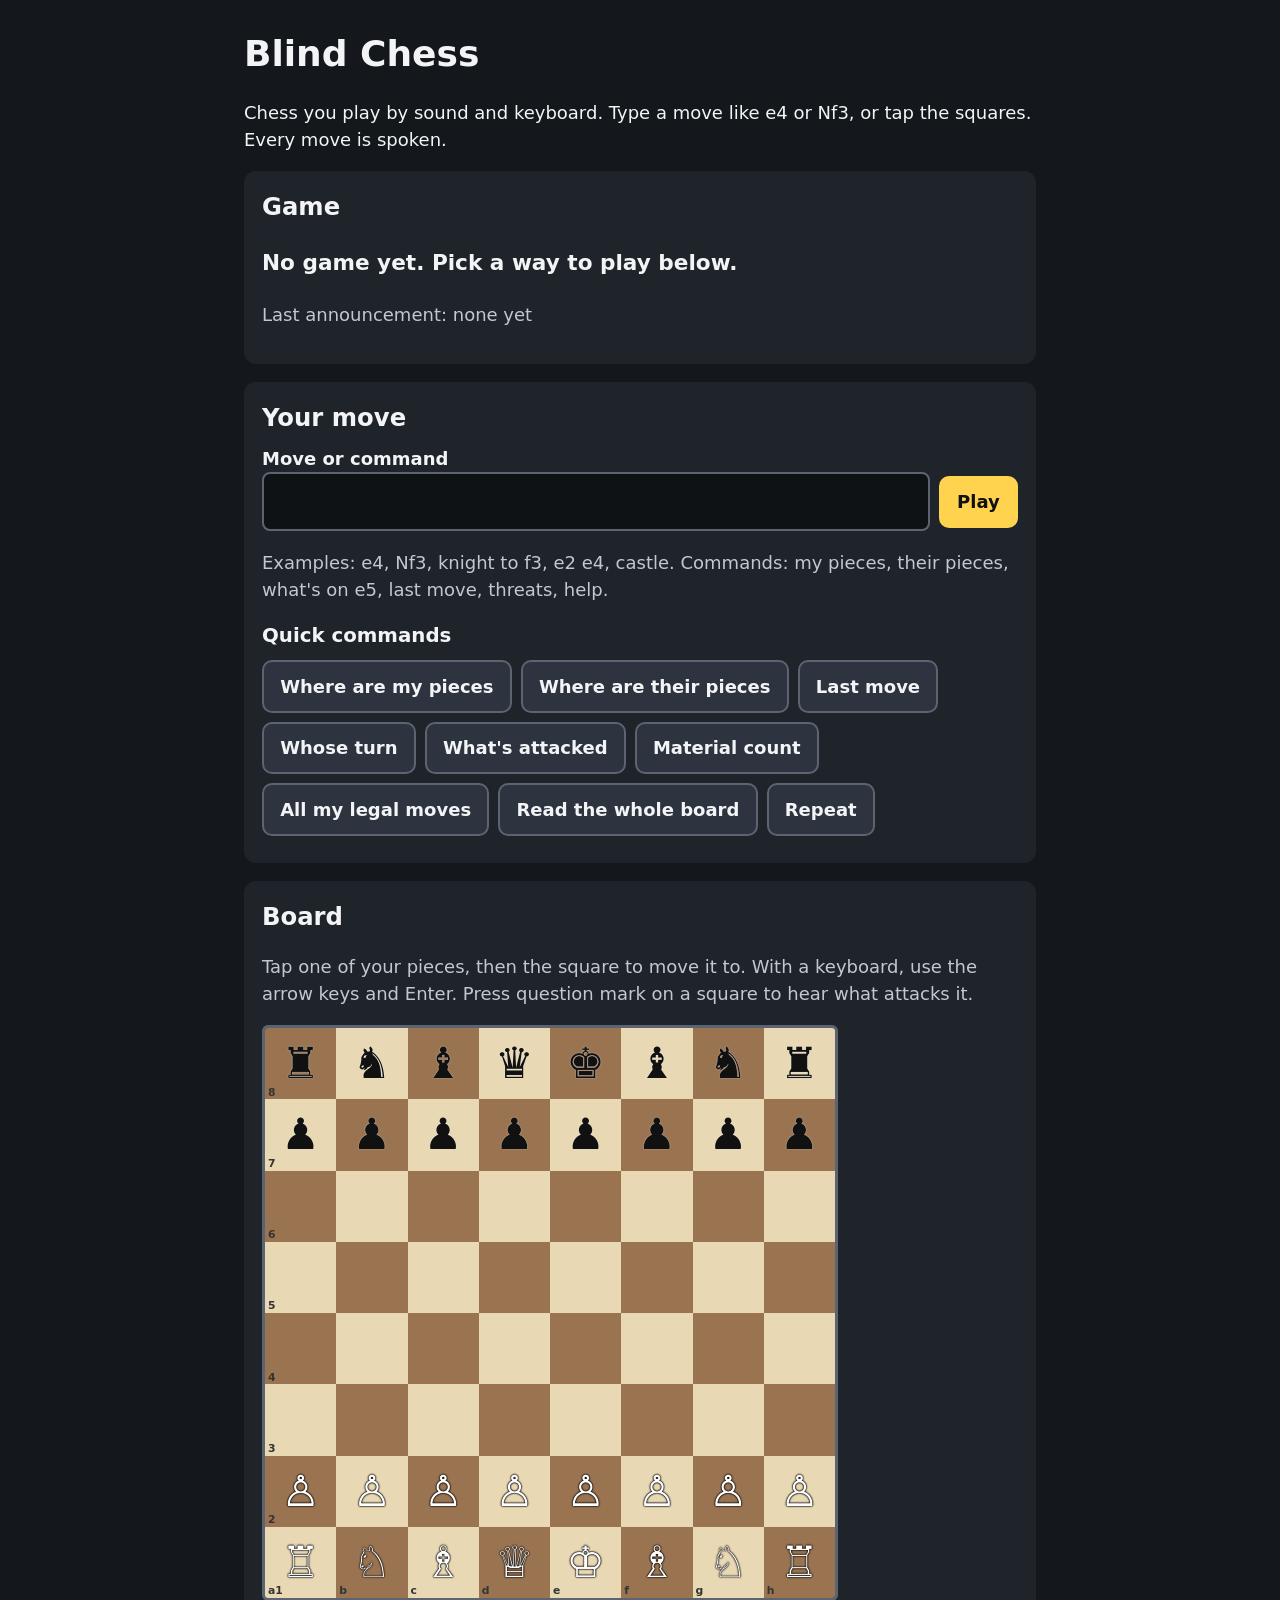
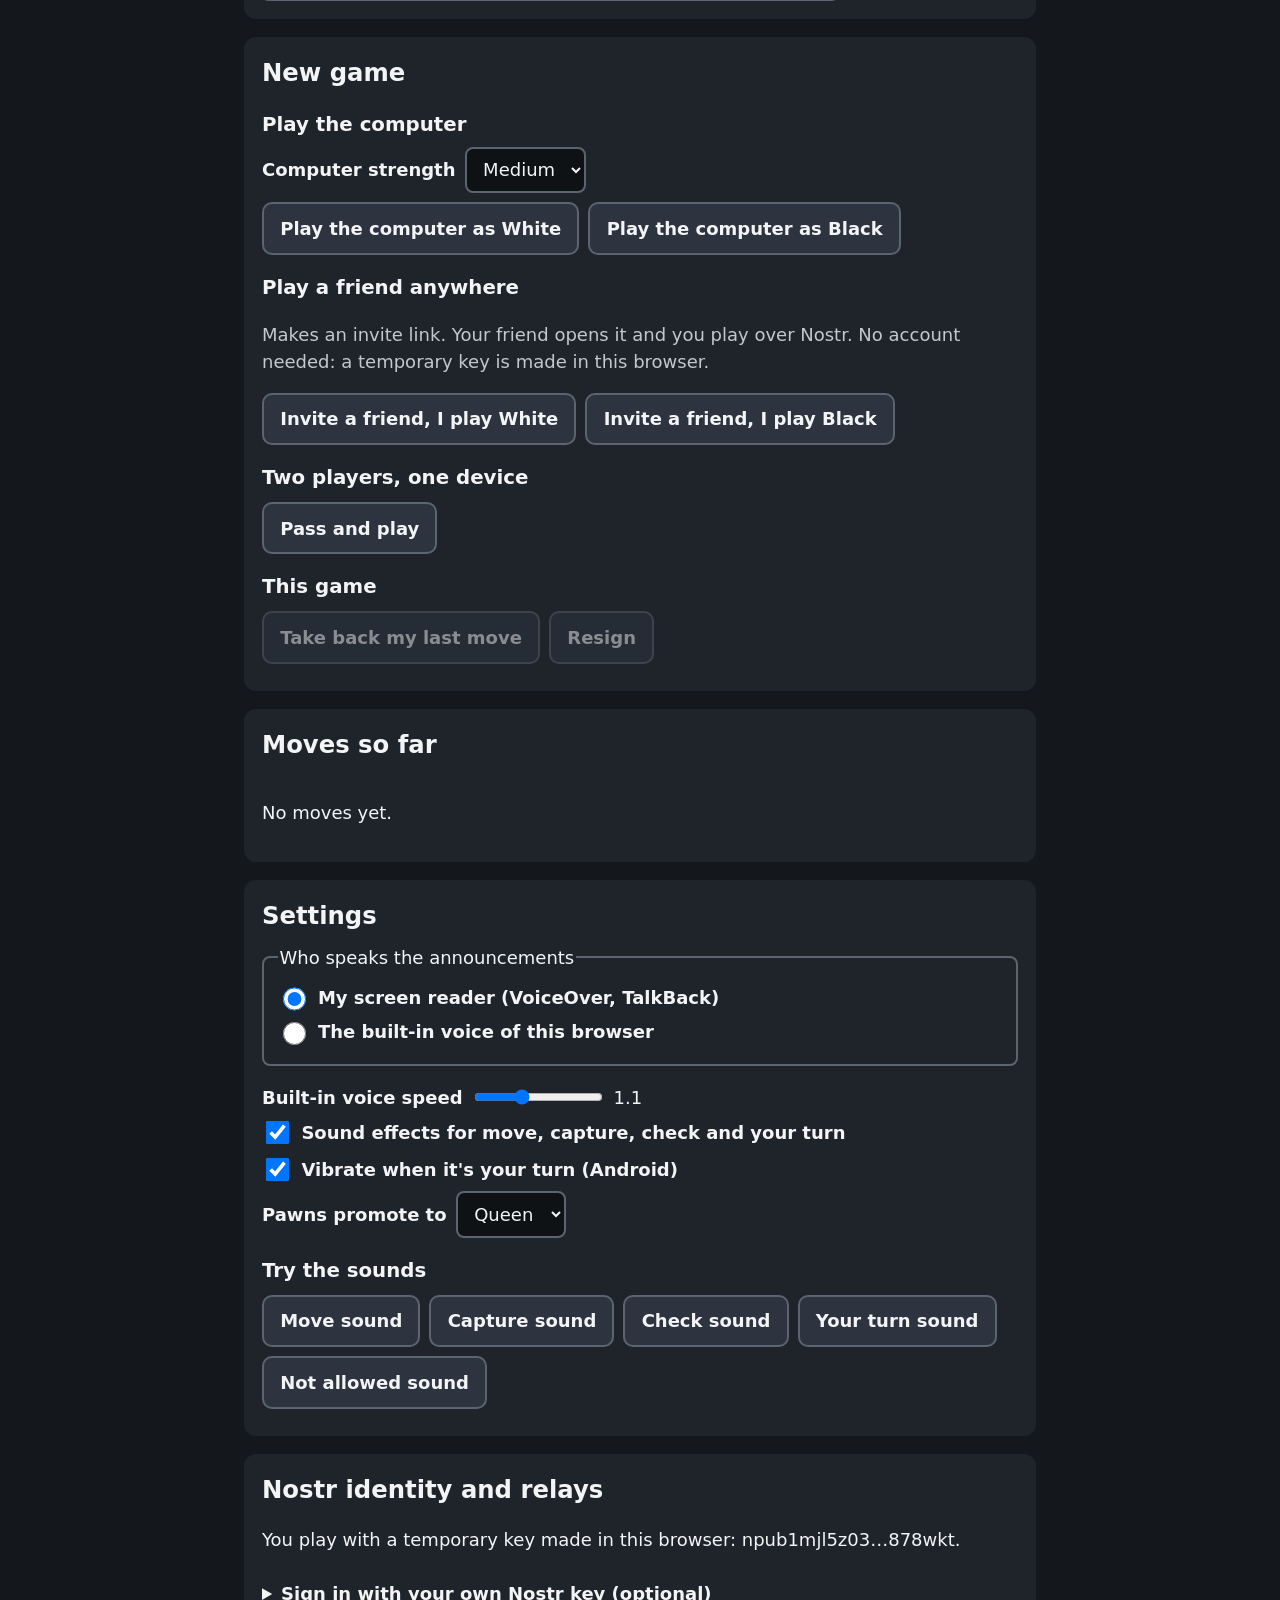
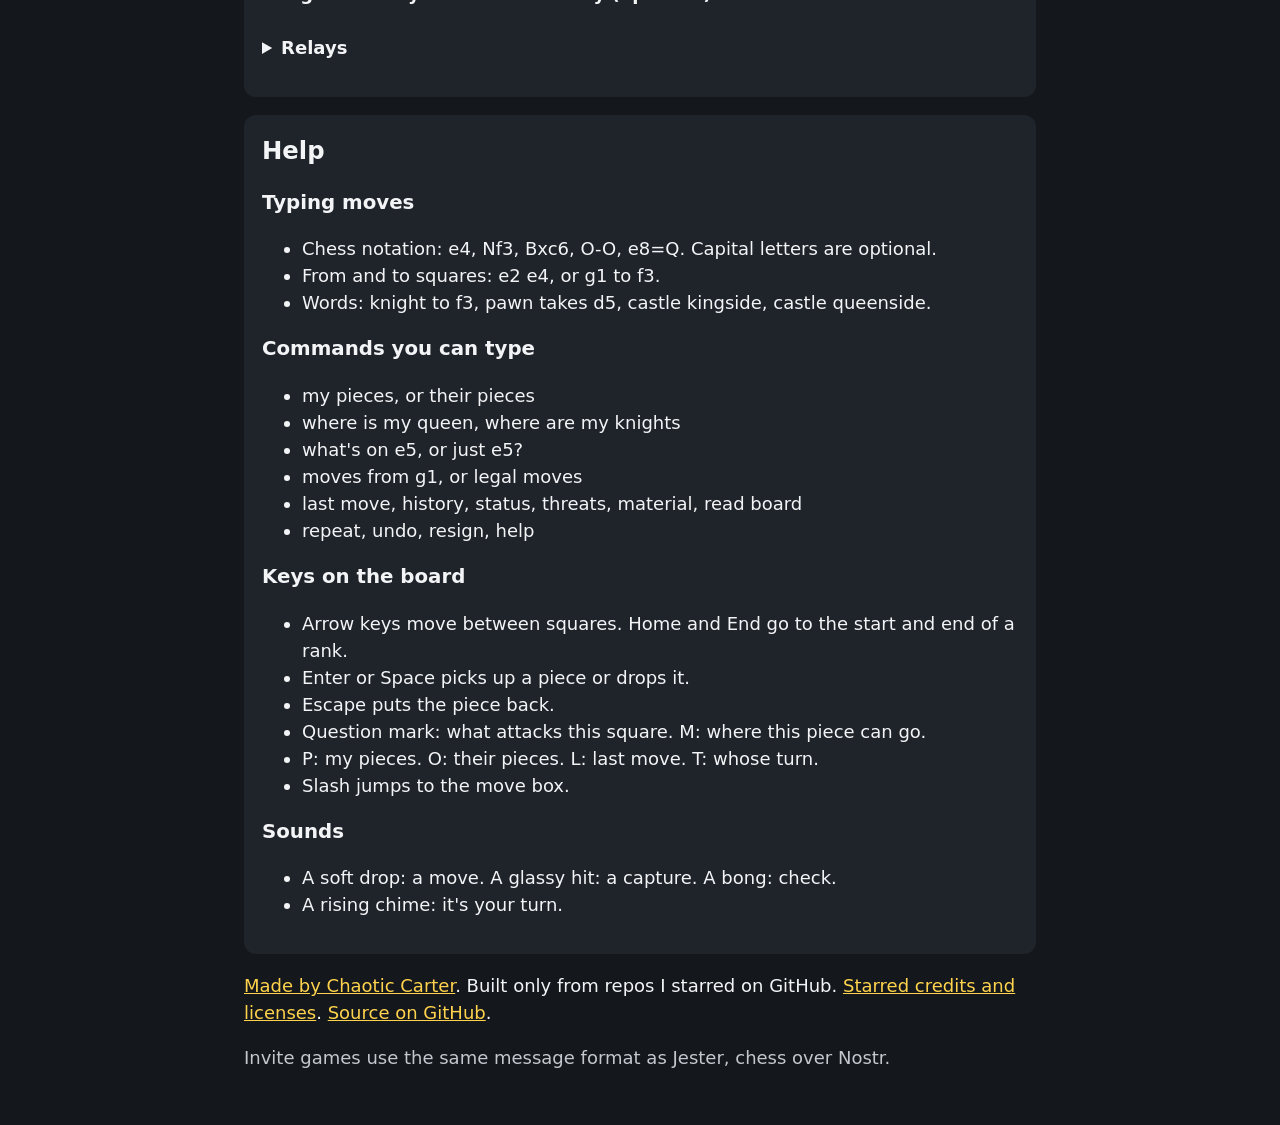
<file: index.html>
<!doctype html>
<html lang="en-US">
<head>
<meta charset="utf-8">
<meta name="viewport" content="width=device-width, initial-scale=1">
<title>Blind Chess: chess by sound and keyboard</title>
<meta name="description" content="Chess you play entirely by sound and keyboard. Play the computer, a friend on the same device, or a friend anywhere over Nostr with just a link.">
<meta name="theme-color" content="#1b1f24">
<meta property="og:title" content="Blind Chess">
<meta property="og:description" content="Chess you play by sound and keyboard. Works with VoiceOver. Invite a friend with a link, no account.">
<link rel="stylesheet" href="css/style.css">
</head>
<body>
<a class="skip" href="#move-form-heading">Skip to move entry</a>
<header>
  <h1>Blind Chess</h1>
  <p>Chess you play by sound and keyboard. Type a move like e4 or Nf3, or tap the squares. Every move is spoken.</p>
</header>

<main id="main">
  <section aria-labelledby="status-heading" class="card">
    <h2 id="status-heading">Game</h2>
    <p id="status" class="status">No game yet. Pick a way to play below.</p>
    <p class="last-said">Last announcement: <span id="last-said">none yet</span></p>
  </section>

  <section aria-labelledby="move-form-heading" class="card" id="move-section">
    <h2 id="move-form-heading">Your move</h2>
    <form id="move-form" autocomplete="off">
      <label for="move-input">Move or command</label>
      <div class="row">
        <input id="move-input" name="move" type="text" inputmode="text" autocapitalize="off" autocorrect="off" spellcheck="false" enterkeyhint="send">
        <button type="submit" id="move-submit">Play</button>
      </div>
      <p id="move-hint" class="hint">Examples: e4, Nf3, knight to f3, e2 e4, castle. Commands: my pieces, their pieces, what's on e5, last move, threats, help.</p>
    </form>
    <h3 id="quick-heading">Quick commands</h3>
    <div class="buttons" role="group" aria-labelledby="quick-heading">
      <button type="button" data-cmd="my pieces">Where are my pieces</button>
      <button type="button" data-cmd="their pieces">Where are their pieces</button>
      <button type="button" data-cmd="last move">Last move</button>
      <button type="button" data-cmd="status">Whose turn</button>
      <button type="button" data-cmd="threats">What's attacked</button>
      <button type="button" data-cmd="material">Material count</button>
      <button type="button" data-cmd="legal moves">All my legal moves</button>
      <button type="button" data-cmd="read board">Read the whole board</button>
      <button type="button" data-cmd="repeat">Repeat</button>
    </div>
  </section>

  <section aria-labelledby="board-heading" class="card">
    <h2 id="board-heading">Board</h2>
    <p class="hint" id="board-hint">Tap one of your pieces, then the square to move it to. With a keyboard, use the arrow keys and Enter. Press question mark on a square to hear what attacks it.</p>
    <div id="board" class="board" role="group" aria-label="Chess board"></div>
  </section>

  <section aria-labelledby="play-heading" class="card">
    <h2 id="play-heading">New game</h2>
    <h3>Play the computer</h3>
    <div class="row wrap">
      <label for="level">Computer strength</label>
      <select id="level">
        <option value="1">Easy</option>
        <option value="2" selected>Medium</option>
        <option value="3">Hard</option>
      </select>
    </div>
    <div class="buttons">
      <button type="button" id="solo-white">Play the computer as White</button>
      <button type="button" id="solo-black">Play the computer as Black</button>
    </div>
    <h3>Play a friend anywhere</h3>
    <p class="hint">Makes an invite link. Your friend opens it and you play over Nostr. No account needed: a temporary key is made in this browser.</p>
    <div class="buttons">
      <button type="button" id="nostr-white">Invite a friend, I play White</button>
      <button type="button" id="nostr-black">Invite a friend, I play Black</button>
    </div>
    <div id="invite" class="invite" hidden>
      <label for="invite-link">Invite link</label>
      <input id="invite-link" type="text" readonly>
      <div class="buttons">
        <button type="button" id="copy-link">Copy invite link</button>
        <button type="button" id="share-link">Share invite link</button>
      </div>
    </div>
    <h3>Two players, one device</h3>
    <div class="buttons">
      <button type="button" id="local-game">Pass and play</button>
    </div>
    <h3>This game</h3>
    <div class="buttons">
      <button type="button" id="undo">Take back my last move</button>
      <button type="button" id="resign">Resign</button>
    </div>
  </section>

  <section aria-labelledby="history-heading" class="card">
    <h2 id="history-heading">Moves so far</h2>
    <ol id="history" class="history"></ol>
    <p id="history-empty">No moves yet.</p>
  </section>

  <section aria-labelledby="settings-heading" class="card">
    <h2 id="settings-heading">Settings</h2>
    <fieldset>
      <legend>Who speaks the announcements</legend>
      <div class="radio"><input type="radio" name="voice" id="voice-sr" value="sr" checked><label for="voice-sr">My screen reader (VoiceOver, TalkBack)</label></div>
      <div class="radio"><input type="radio" name="voice" id="voice-tts" value="tts"><label for="voice-tts">The built-in voice of this browser</label></div>
    </fieldset>
    <div class="row wrap" id="rate-row">
      <label for="rate">Built-in voice speed</label>
      <input type="range" id="rate" min="0.6" max="2" step="0.1" value="1.1">
      <output id="rate-out" for="rate">1.1</output>
    </div>
    <div class="check"><input type="checkbox" id="sounds" checked><label for="sounds">Sound effects for move, capture, check and your turn</label></div>
    <div class="check"><input type="checkbox" id="haptics" checked><label for="haptics">Vibrate when it's your turn (Android)</label></div>
    <div class="row wrap">
      <label for="promote">Pawns promote to</label>
      <select id="promote">
        <option value="q">Queen</option><option value="r">Rook</option><option value="b">Bishop</option><option value="n">Knight</option>
      </select>
    </div>
    <h3>Try the sounds</h3>
    <div class="buttons">
      <button type="button" data-sound="move">Move sound</button>
      <button type="button" data-sound="capture">Capture sound</button>
      <button type="button" data-sound="check">Check sound</button>
      <button type="button" data-sound="turn">Your turn sound</button>
      <button type="button" data-sound="error">Not allowed sound</button>
    </div>
  </section>

  <section aria-labelledby="nostr-heading" class="card">
    <h2 id="nostr-heading">Nostr identity and relays</h2>
    <p id="identity">You play with a temporary key made in this browser.</p>
    <details>
      <summary>Sign in with your own Nostr key (optional)</summary>
      <div class="buttons">
        <button type="button" id="use-extension">Use my Nostr signer extension</button>
        <button type="button" id="use-temp">Go back to the temporary key</button>
      </div>
      <label for="nsec">Or paste an nsec private key. It stays in this tab only and is never saved.</label>
      <div class="row">
        <input id="nsec" type="password" autocomplete="off" spellcheck="false">
        <button type="button" id="use-nsec">Use this key</button>
      </div>
    </details>
    <details>
      <summary>Relays</summary>
      <label for="relays">Relays, one per line</label>
      <textarea id="relays" rows="5" spellcheck="false"></textarea>
      <div class="buttons"><button type="button" id="save-relays">Save relays</button></div>
    </details>
  </section>

  <section aria-labelledby="help-heading" class="card">
    <h2 id="help-heading">Help</h2>
    <h3>Typing moves</h3>
    <ul>
      <li>Chess notation: e4, Nf3, Bxc6, O-O, e8=Q. Capital letters are optional.</li>
      <li>From and to squares: e2 e4, or g1 to f3.</li>
      <li>Words: knight to f3, pawn takes d5, castle kingside, castle queenside.</li>
    </ul>
    <h3>Commands you can type</h3>
    <ul>
      <li>my pieces, or their pieces</li>
      <li>where is my queen, where are my knights</li>
      <li>what's on e5, or just e5?</li>
      <li>moves from g1, or legal moves</li>
      <li>last move, history, status, threats, material, read board</li>
      <li>repeat, undo, resign, help</li>
    </ul>
    <h3>Keys on the board</h3>
    <ul>
      <li>Arrow keys move between squares. Home and End go to the start and end of a rank.</li>
      <li>Enter or Space picks up a piece or drops it.</li>
      <li>Escape puts the piece back.</li>
      <li>Question mark: what attacks this square. M: where this piece can go.</li>
      <li>P: my pieces. O: their pieces. L: last move. T: whose turn.</li>
      <li>Slash jumps to the move box.</li>
    </ul>
    <h3>Sounds</h3>
    <ul>
      <li>A soft drop: a move. A glassy hit: a capture. A bong: check.</li>
      <li>A rising chime: it's your turn.</li>
    </ul>
  </section>
</main>

<footer>
  <p><a href="https://2three1y.github.io/">Made by Chaotic Carter</a>. Built only from repos I starred on GitHub. <a href="credits.html">Starred credits and licenses</a>. <a href="https://github.com/2three1y/blindchess">Source on GitHub</a>.</p>
  <p class="hint">Invite games use the same message format as Jester, chess over Nostr.</p>
</footer>

<div id="announcer" class="visually-hidden" aria-live="polite" aria-atomic="false" aria-relevant="additions"></div>
<script src="js/vendor/nostr.bundle.js"></script>
<script type="module" src="js/app.js"></script>
</body>
</html>
</file>
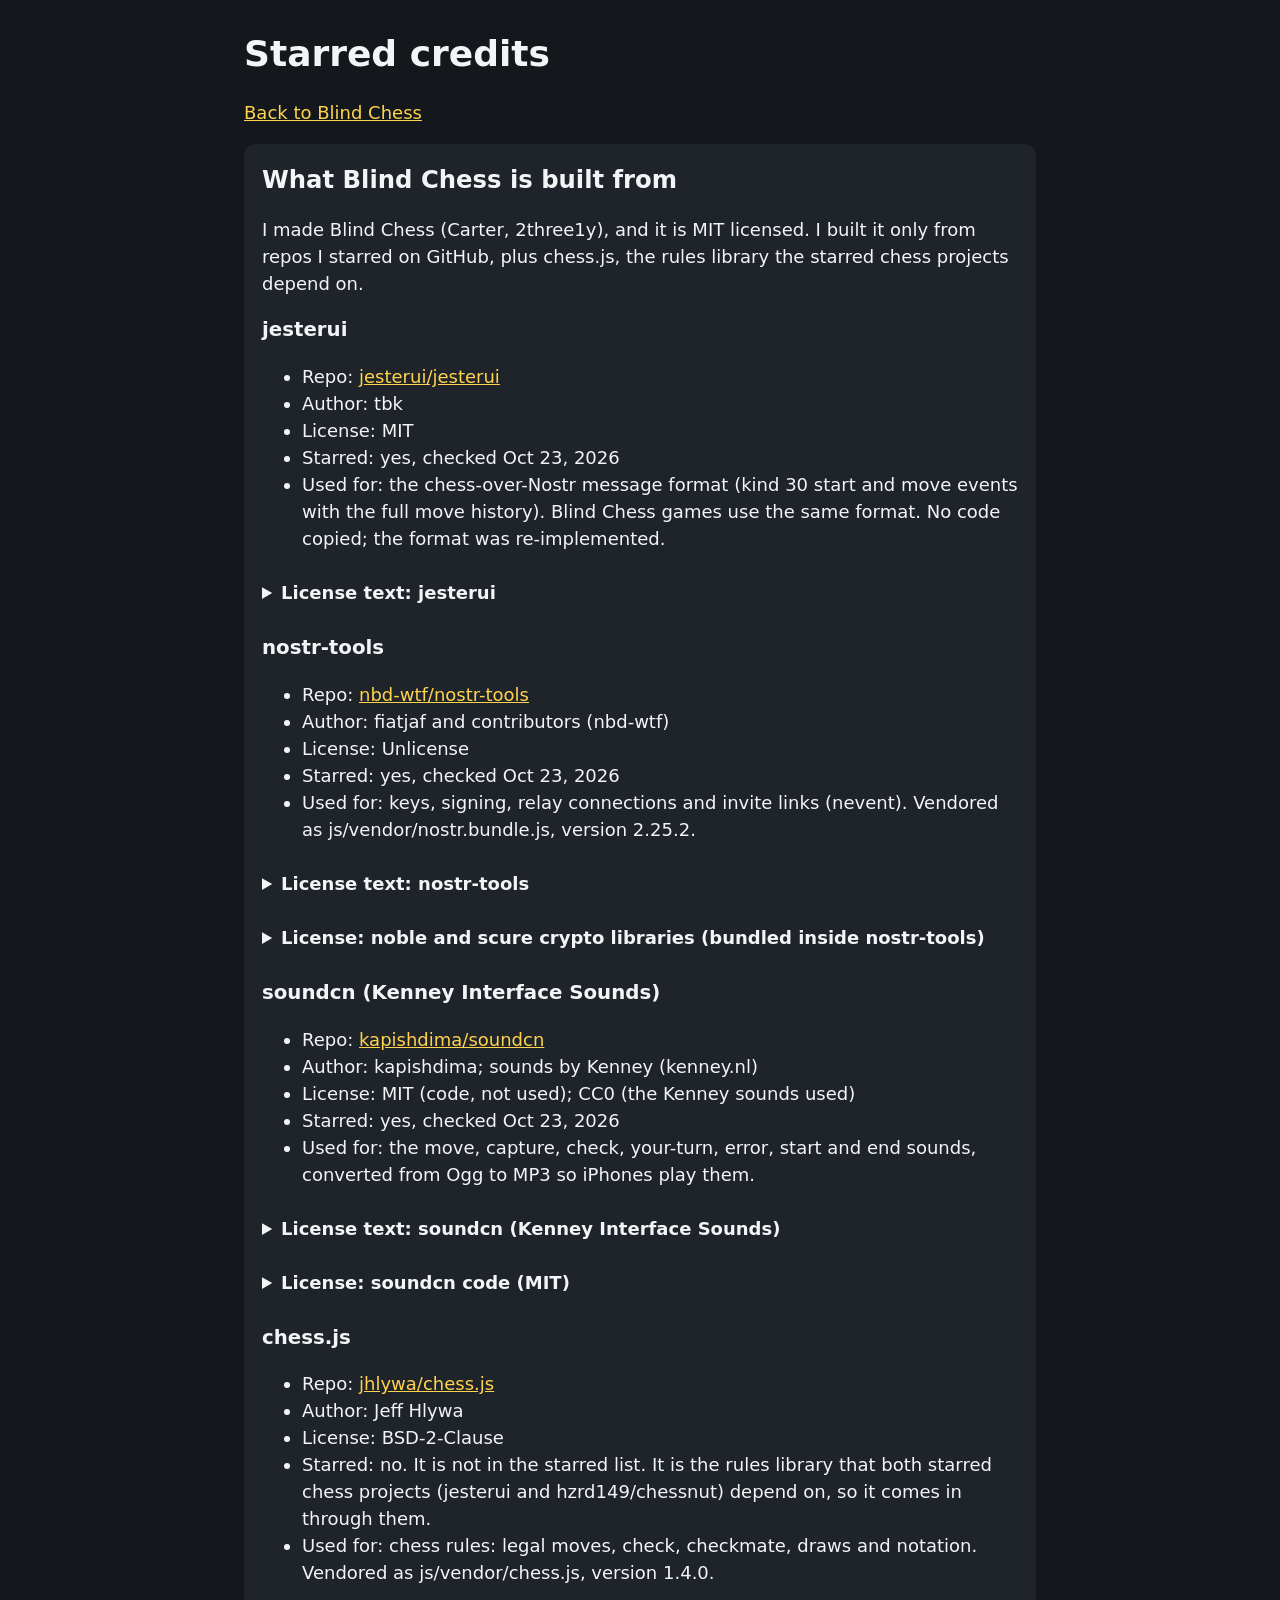
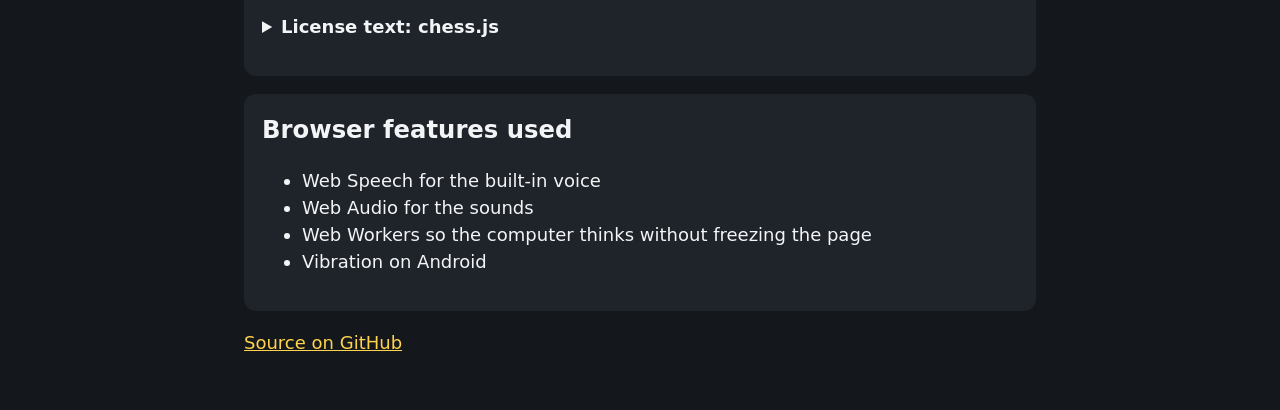
<file: credits.html>
<!doctype html>
<html lang="en-US">
<head>
<meta charset="utf-8">
<meta name="viewport" content="width=device-width, initial-scale=1">
<title>Starred credits: Blind Chess</title>
<link rel="stylesheet" href="css/style.css">
</head>
<body>
<header><h1>Starred credits</h1>
<p><a href="./">Back to Blind Chess</a></p></header>
<main>
<section class="card" aria-labelledby="about-credits">
<h2 id="about-credits">What Blind Chess is built from</h2>
<p>I made Blind Chess (Carter, 2three1y), and it is MIT licensed. I built it only from repos I starred on GitHub, plus chess.js, the rules library the starred chess projects depend on.</p>
<section aria-labelledby="h-jesterui">
<h3 id="h-jesterui">jesterui</h3>
<ul>
<li>Repo: <a href="https://github.com/jesterui/jesterui">jesterui/jesterui</a></li>
<li>Author: tbk</li>
<li>License: MIT</li>
<li>Starred: yes, checked Oct 23, 2026</li>
<li>Used for: the chess-over-Nostr message format (kind 30 start and move events with the full move history). Blind Chess games use the same format. No code copied; the format was re-implemented.</li>
</ul>
<details><summary>License text: jesterui</summary><pre>MIT License

Copyright (c) 2022 tbk

Permission is hereby granted, free of charge, to any person obtaining a copy
of this software and associated documentation files (the &quot;Software&quot;), to deal
in the Software without restriction, including without limitation the rights
to use, copy, modify, merge, publish, distribute, sublicense, and/or sell
copies of the Software, and to permit persons to whom the Software is
furnished to do so, subject to the following conditions:

The above copyright notice and this permission notice shall be included in all
copies or substantial portions of the Software.

THE SOFTWARE IS PROVIDED &quot;AS IS&quot;, WITHOUT WARRANTY OF ANY KIND, EXPRESS OR
IMPLIED, INCLUDING BUT NOT LIMITED TO THE WARRANTIES OF MERCHANTABILITY,
FITNESS FOR A PARTICULAR PURPOSE AND NONINFRINGEMENT. IN NO EVENT SHALL THE
AUTHORS OR COPYRIGHT HOLDERS BE LIABLE FOR ANY CLAIM, DAMAGES OR OTHER
LIABILITY, WHETHER IN AN ACTION OF CONTRACT, TORT OR OTHERWISE, ARISING FROM,
OUT OF OR IN CONNECTION WITH THE SOFTWARE OR THE USE OR OTHER DEALINGS IN THE
SOFTWARE.</pre></details>

</section><section aria-labelledby="h-nostrtools">
<h3 id="h-nostrtools">nostr-tools</h3>
<ul>
<li>Repo: <a href="https://github.com/nbd-wtf/nostr-tools">nbd-wtf/nostr-tools</a></li>
<li>Author: fiatjaf and contributors (nbd-wtf)</li>
<li>License: Unlicense</li>
<li>Starred: yes, checked Oct 23, 2026</li>
<li>Used for: keys, signing, relay connections and invite links (nevent). Vendored as js/vendor/nostr.bundle.js, version 2.25.2.</li>
</ul>
<details><summary>License text: nostr-tools</summary><pre>This is free and unencumbered software released into the public domain.

Anyone is free to copy, modify, publish, use, compile, sell, or
distribute this software, either in source code form or as a compiled
binary, for any purpose, commercial or non-commercial, and by any
means.

In jurisdictions that recognize copyright laws, the author or authors
of this software dedicate any and all copyright interest in the
software to the public domain. We make this dedication for the benefit
of the public at large and to the detriment of our heirs and
successors. We intend this dedication to be an overt act of
relinquishment in perpetuity of all present and future rights to this
software under copyright law.

THE SOFTWARE IS PROVIDED &quot;AS IS&quot;, WITHOUT WARRANTY OF ANY KIND,
EXPRESS OR IMPLIED, INCLUDING BUT NOT LIMITED TO THE WARRANTIES OF
MERCHANTABILITY, FITNESS FOR A PARTICULAR PURPOSE AND NONINFRINGEMENT.
IN NO EVENT SHALL THE AUTHORS BE LIABLE FOR ANY CLAIM, DAMAGES OR
OTHER LIABILITY, WHETHER IN AN ACTION OF CONTRACT, TORT OR OTHERWISE,
ARISING FROM, OUT OF OR IN CONNECTION WITH THE SOFTWARE OR THE USE OR
OTHER DEALINGS IN THE SOFTWARE.

For more information, please refer to &lt;https://unlicense.org&gt;</pre></details>
<details><summary>License: noble and scure crypto libraries (bundled inside nostr-tools)</summary><pre>The MIT License (MIT)

Copyright (c) Paul Miller (https://paulmillr.com)

Permission is hereby granted, free of charge, to any person obtaining a copy
of this software and associated documentation files (the &quot;Software&quot;), to deal
in the Software without restriction, including without limitation the rights
to use, copy, modify, merge, publish, distribute, sublicense, and/or sell
copies of the Software, and to permit persons to whom the Software is
furnished to do so, subject to the following conditions:

The above copyright notice and this permission notice shall be included in
all copies or substantial portions of the Software.

THE SOFTWARE IS PROVIDED &quot;AS IS&quot;, WITHOUT WARRANTY OF ANY KIND, EXPRESS OR
IMPLIED, INCLUDING BUT NOT LIMITED TO THE WARRANTIES OF MERCHANTABILITY,
FITNESS FOR A PARTICULAR PURPOSE AND NONINFRINGEMENT. IN NO EVENT SHALL THE
AUTHORS OR COPYRIGHT HOLDERS BE LIABLE FOR ANY CLAIM, DAMAGES OR OTHER
LIABILITY, WHETHER IN AN ACTION OF CONTRACT, TORT OR OTHERWISE, ARISING FROM,
OUT OF OR IN CONNECTION WITH THE SOFTWARE OR THE USE OR OTHER DEALINGS IN
THE SOFTWARE.
</pre></details>
</section><section aria-labelledby="h-soundcnkenneyinterfacesounds">
<h3 id="h-soundcnkenneyinterfacesounds">soundcn (Kenney Interface Sounds)</h3>
<ul>
<li>Repo: <a href="https://github.com/kapishdima/soundcn">kapishdima/soundcn</a></li>
<li>Author: kapishdima; sounds by Kenney (kenney.nl)</li>
<li>License: MIT (code, not used); CC0 (the Kenney sounds used)</li>
<li>Starred: yes, checked Oct 23, 2026</li>
<li>Used for: the move, capture, check, your-turn, error, start and end sounds, converted from Ogg to MP3 so iPhones play them.</li>
</ul>
<details><summary>License text: soundcn (Kenney Interface Sounds)</summary><pre>	

	Interface Sounds (1.0)

	Created/distributed by Kenney (www.kenney.nl)
	Creation date: 11-02-2020

			------------------------------

	License: (Creative Commons Zero, CC0)
	http://creativecommons.org/publicdomain/zero/1.0/

	This content is free to use in personal, educational and commercial projects.

	Support us by crediting Kenney or www.kenney.nl (this is not mandatory)

			------------------------------

	Donate:   http://support.kenney.nl
	Patreon:  http://patreon.com/kenney/

	Follow on Twitter for updates:
	http://twitter.com/KenneyNL</pre></details>
<details><summary>License: soundcn code (MIT)</summary><pre>MIT License

Copyright (c) 2026 KapishDima

Permission is hereby granted, free of charge, to any person obtaining a copy
of this software and associated documentation files (the &quot;Software&quot;), to deal
in the Software without restriction, including without limitation the rights
to use, copy, modify, merge, publish, distribute, sublicense, and/or sell
copies of the Software, and to permit persons to whom the Software is
furnished to do so, subject to the following conditions:

The above copyright notice and this permission notice shall be included in all
copies or substantial portions of the Software.

THE SOFTWARE IS PROVIDED &quot;AS IS&quot;, WITHOUT WARRANTY OF ANY KIND, EXPRESS OR
IMPLIED, INCLUDING BUT NOT LIMITED TO THE WARRANTIES OF MERCHANTABILITY,
FITNESS FOR A PARTICULAR PURPOSE AND NONINFRINGEMENT. IN NO EVENT SHALL THE
AUTHORS OR COPYRIGHT HOLDERS BE LIABLE FOR ANY CLAIM, DAMAGES OR OTHER
LIABILITY, WHETHER IN AN ACTION OF CONTRACT, TORT OR OTHERWISE, ARISING FROM,
OUT OF OR IN CONNECTION WITH THE SOFTWARE OR THE USE OR OTHER DEALINGS IN THE
SOFTWARE.
</pre></details>
</section><section aria-labelledby="h-chessjs">
<h3 id="h-chessjs">chess.js</h3>
<ul>
<li>Repo: <a href="https://github.com/jhlywa/chess.js">jhlywa/chess.js</a></li>
<li>Author: Jeff Hlywa</li>
<li>License: BSD-2-Clause</li>
<li>Starred: no. It is not in the starred list. It is the rules library that both starred chess projects (jesterui and hzrd149/chessnut) depend on, so it comes in through them.</li>
<li>Used for: chess rules: legal moves, check, checkmate, draws and notation. Vendored as js/vendor/chess.js, version 1.4.0.</li>
</ul>
<details><summary>License text: chess.js</summary><pre>Copyright (c) 2025, Jeff Hlywa (jhlywa@gmail.com)
All rights reserved.

Redistribution and use in source and binary forms, with or without
modification, are permitted provided that the following conditions are met:

1. Redistributions of source code must retain the above copyright notice,
   this list of conditions and the following disclaimer.
2. Redistributions in binary form must reproduce the above copyright notice,
   this list of conditions and the following disclaimer in the documentation
   and/or other materials provided with the distribution.

THIS SOFTWARE IS PROVIDED BY THE COPYRIGHT HOLDERS AND CONTRIBUTORS &quot;AS IS&quot;
AND ANY EXPRESS OR IMPLIED WARRANTIES, INCLUDING, BUT NOT LIMITED TO, THE
IMPLIED WARRANTIES OF MERCHANTABILITY AND FITNESS FOR A PARTICULAR PURPOSE
ARE DISCLAIMED. IN NO EVENT SHALL THE COPYRIGHT OWNER OR CONTRIBUTORS BE
LIABLE FOR ANY DIRECT, INDIRECT, INCIDENTAL, SPECIAL, EXEMPLARY, OR
CONSEQUENTIAL DAMAGES (INCLUDING, BUT NOT LIMITED TO, PROCUREMENT OF
SUBSTITUTE GOODS OR SERVICES; LOSS OF USE, DATA, OR PROFITS; OR BUSINESS
INTERRUPTION) HOWEVER CAUSED AND ON ANY THEORY OF LIABILITY, WHETHER IN
CONTRACT, STRICT LIABILITY, OR TORT (INCLUDING NEGLIGENCE OR OTHERWISE)
ARISING IN ANY WAY OUT OF THE USE OF THIS SOFTWARE, EVEN IF ADVISED OF THE
POSSIBILITY OF SUCH DAMAGE.
</pre></details>

</section>
</section>
<section class="card" aria-labelledby="platform">
<h2 id="platform">Browser features used</h2>
<ul><li>Web Speech for the built-in voice</li><li>Web Audio for the sounds</li><li>Web Workers so the computer thinks without freezing the page</li><li>Vibration on Android</li></ul>
</section>
</main>
<footer><p><a href="https://github.com/2three1y/blindchess">Source on GitHub</a></p></footer>
</body>
</html>
</file>
<file: css/style.css>
:root { --bg:#14171b; --card:#1f242b; --fg:#f3f4f6; --muted:#c3c8cf; --accent:#ffd34d; --light:#e9d8b4; --dark:#9a7451; --sel:#3b82f6; --target:#22c55e; --last:#f59e0b; }
* { box-sizing: border-box; }
html { font-size: 112.5%; }
body { margin:0; background:var(--bg); color:var(--fg); font-family: system-ui, -apple-system, "Segoe UI", Roboto, sans-serif; line-height:1.5; }
header, main, footer { max-width: 46rem; margin: 0 auto; padding: 0 1rem; }
header { padding-top: 1rem; }
h1 { font-size: 2rem; margin: .5rem 0; }
h2 { font-size: 1.35rem; margin: 0 0 .5rem; }
h3 { font-size: 1.1rem; margin: 1rem 0 .4rem; }
a { color: var(--accent); }
.card { background: var(--card); border-radius: 12px; padding: 1rem; margin: 1rem 0; }
.status { font-size: 1.2rem; font-weight: 600; }
.last-said, .hint { color: var(--muted); }
.row { display:flex; gap:.5rem; align-items:center; }
.row.wrap { flex-wrap: wrap; }
label { font-weight: 600; }
input[type=text], input[type=password], select, textarea { font: inherit; color: var(--fg); background:#0f1215; border:2px solid #5b6470; border-radius:8px; padding:.55rem .7rem; }
input[type=text], input[type=password] { flex: 1; min-width: 0; width: 100%; }
#move-input { font-size: 1.3rem; }
textarea { width: 100%; }
button { font: inherit; font-weight: 600; color:#111; background: var(--accent); border: 2px solid transparent; border-radius: 10px; padding: .6rem .9rem; min-height: 44px; cursor: pointer; }
button:hover { filter: brightness(1.08); }
button:disabled { opacity: .5; cursor: not-allowed; }
.buttons { display:flex; flex-wrap:wrap; gap:.5rem; margin:.5rem 0; }
.buttons button { background:#2d3440; color: var(--fg); border-color:#5b6470; }
:focus-visible { outline: 3px solid var(--accent); outline-offset: 3px; }
.board { display:flex; flex-direction:column; width: min(100%, 32rem); aspect-ratio: 1; border: 3px solid #5b6470; border-radius: 6px; overflow: hidden; margin-top:.5rem; }
.rank { display:grid; grid-template-columns: repeat(8, 1fr); flex:1; }
.sq { border-radius:0; min-height:0; padding:0; margin:0; border:0; font-size: clamp(1.4rem, 7vw, 2.4rem); line-height:1; display:flex; align-items:center; justify-content:center; position:relative; color:#111; }
.sq.light { background: var(--light); }
.sq.dark { background: var(--dark); }
.sq .pc-w { color:#fff; text-shadow: 0 0 2px #000, 0 0 2px #000, 0 0 1px #000; }
.sq .pc-b { color:#111; text-shadow: 0 0 1px #fff; }
.sq.sel { box-shadow: inset 0 0 0 4px var(--sel); }
.sq.target::after { content:""; position:absolute; width:26%; height:26%; border-radius:50%; background: var(--target); opacity:.85; }
.sq.last { box-shadow: inset 0 0 0 3px var(--last); }
.sq.sel.last { box-shadow: inset 0 0 0 4px var(--sel); }
.sq:focus-visible { outline: 4px solid #fff; outline-offset: -4px; z-index: 1; }
.sq[data-coord]::before { content: attr(data-coord); position:absolute; left:3px; bottom:1px; font-size:.6rem; font-weight:700; color:#333; }
.history { columns: 2; padding-left: 1.8rem; }
fieldset { border: 2px solid #5b6470; border-radius: 8px; margin: 0 0 1rem; }
.radio, .check { display:flex; gap:.5rem; align-items:center; margin:.4rem 0; }
.radio input, .check input { width: 1.3rem; height: 1.3rem; }
.invite { margin-top: .5rem; }
.skip { position:absolute; left:-999px; top:0; background:var(--accent); color:#111; padding:.5rem; }
.skip:focus { left: .5rem; }
.visually-hidden { position:absolute !important; width:1px; height:1px; padding:0; margin:-1px; overflow:hidden; clip:rect(0,0,0,0); white-space:nowrap; border:0; }
footer { padding-bottom: 2rem; }
@media (prefers-reduced-motion: reduce) { * { transition: none !important; animation: none !important; } }
@media (forced-colors: active) { .sq.sel, .sq.last { outline: 3px solid Highlight; } }

pre { white-space: pre-wrap; word-break: break-word; font-size: .8rem; background:#0f1215; padding:.75rem; border-radius:8px; }
details { margin:.5rem 0; }
summary { cursor:pointer; font-weight:600; min-height:44px; display:list-item; padding:.5rem 0; }
</file>
